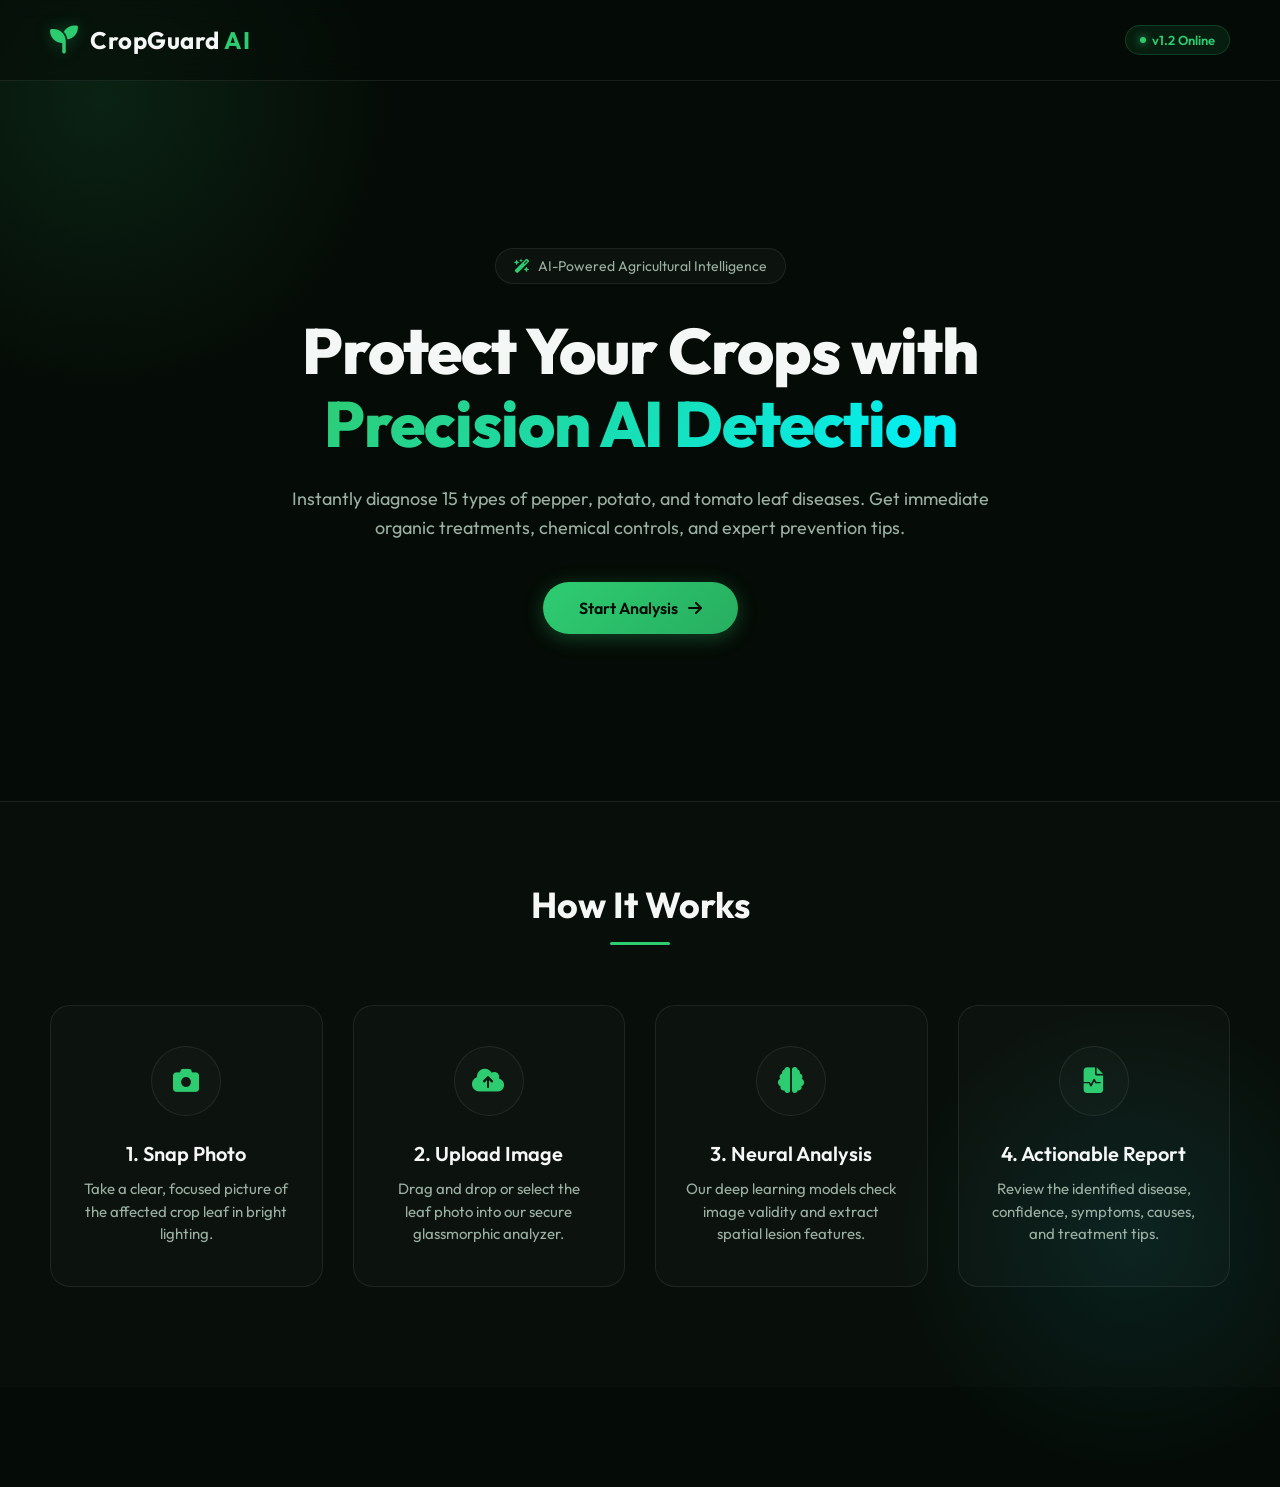
<file: frontend/index.html>
<!DOCTYPE html>
<html lang="en">
<head>
    <meta charset="UTF-8" />
    <meta name="viewport" content="width=device-width, initial-scale=1.0" />
    <title>CropGuard AI - Smart Disease Detection</title>
    <link rel="stylesheet" href="style.css">
    <link rel="stylesheet" href="https://cdnjs.cloudflare.com/ajax/libs/font-awesome/6.5.1/css/all.min.css">
    <link href="https://fonts.googleapis.com/css2?family=Outfit:wght@300;400;500;600;700;800&display=swap" rel="stylesheet">
</head>
<body>
    <div class="bg-glow"></div>
    <div class="bg-glow-secondary"></div>

    <!-- NAVBAR -->
    <header class="navbar">
        <div class="logo">
            <i class="fa-solid fa-seedling logo-icon"></i>
            <h2>CropGuard <span class="logo-accent">AI</span></h2>
        </div>
        <div class="nav-links">
            <span class="badge-version">v1.2 Online</span>
        </div>
    </header>

    <!-- HERO SECTION -->
    <section class="hero">
        <div class="hero-content">
            <div class="hero-tag">
                <i class="fa-solid fa-wand-magic-sparkles"></i> AI-Powered Agricultural Intelligence
            </div>
            <h1>
                Protect Your Crops with <br>
                <span class="gradient-text">Precision AI Detection</span>
            </h1>
            <p class="hero-subtitle">
                Instantly diagnose 15 types of pepper, potato, and tomato leaf diseases. Get immediate organic treatments, chemical controls, and expert prevention tips.
            </p>
            <div class="hero-cta">
                <a href="upload.html" class="btn btn-primary">
                    <span>Start Analysis</span>
                    <i class="fa-solid fa-arrow-right"></i>
                </a>
            </div>
        </div>
    </section>

    <!-- STEPS SECTION -->
    <section class="steps">
        <h2 class="section-title">How It Works</h2>
        <div class="cards">
            <div class="card" style="--card-index: 1;">
                <div class="icon-wrapper">
                    <i class="fa-solid fa-camera"></i>
                </div>
                <h3>1. Snap Photo</h3>
                <p>Take a clear, focused picture of the affected crop leaf in bright lighting.</p>
            </div>

            <div class="card" style="--card-index: 2;">
                <div class="icon-wrapper">
                    <i class="fa-solid fa-cloud-arrow-up"></i>
                </div>
                <h3>2. Upload Image</h3>
                <p>Drag and drop or select the leaf photo into our secure glassmorphic analyzer.</p>
            </div>

            <div class="card" style="--card-index: 3;">
                <div class="icon-wrapper">
                    <i class="fa-solid fa-brain"></i>
                </div>
                <h3>3. Neural Analysis</h3>
                <p>Our deep learning models check image validity and extract spatial lesion features.</p>
            </div>

            <div class="card" style="--card-index: 4;">
                <div class="icon-wrapper">
                    <i class="fa-solid fa-file-waveform"></i>
                </div>
                <h3>4. Actionable Report</h3>
                <p>Review the identified disease, confidence, symptoms, causes, and treatment tips.</p>
            </div>
        </div>
    </section>
</body>
</html>
</file>
<file: frontend/style.css>
:root {
    --bg-dark: #050b06;
    --bg-card: rgba(255, 255, 255, 0.02);
    --bg-card-hover: rgba(255, 255, 255, 0.06);
    --border-color: rgba(255, 255, 255, 0.08);
    --border-color-hover: rgba(46, 204, 113, 0.3);
    --primary: #2ecc71;
    --primary-hover: #27ae60;
    --primary-glow: rgba(46, 204, 113, 0.3);
    --text-main: #f5f7f6;
    --text-muted: #9bb0a3;
    --accent: #00f2fe;
}

* {
    margin: 0;
    padding: 0;
    box-sizing: border-box;
    font-family: 'Outfit', sans-serif;
}

body {
    background-color: var(--bg-dark);
    color: var(--text-main);
    min-height: 100vh;
    overflow-x: hidden;
    position: relative;
}

/* Background Glowing Accents */
.bg-glow {
    position: absolute;
    width: 600px;
    height: 600px;
    background: radial-gradient(circle, rgba(46, 204, 113, 0.12) 0%, rgba(5, 11, 6, 0) 70%);
    top: -200px;
    left: -200px;
    z-index: -1;
    pointer-events: none;
}

.bg-glow-secondary {
    position: absolute;
    width: 500px;
    height: 500px;
    background: radial-gradient(circle, rgba(0, 242, 254, 0.08) 0%, rgba(5, 11, 6, 0) 70%);
    bottom: -100px;
    right: -100px;
    z-index: -1;
    pointer-events: none;
}

/* Navbar */
.navbar {
    display: flex;
    justify-content: space-between;
    align-items: center;
    padding: 25px 50px;
    border-bottom: 1px solid var(--border-color);
    background: rgba(5, 11, 6, 0.5);
    backdrop-filter: blur(12px);
    position: sticky;
    top: 0;
    z-index: 100;
}

.logo {
    display: flex;
    align-items: center;
    gap: 12px;
}

.logo-icon {
    font-size: 28px;
    color: var(--primary);
    filter: drop-shadow(0 0 8px var(--primary-glow));
}

.logo h2 {
    font-size: 24px;
    font-weight: 700;
    letter-spacing: 0.5px;
}

.logo-accent {
    color: var(--primary);
}

.badge-version {
    background: rgba(46, 204, 113, 0.1);
    color: var(--primary);
    border: 1px solid rgba(46, 204, 113, 0.2);
    padding: 6px 14px;
    border-radius: 50px;
    font-size: 13px;
    font-weight: 600;
    display: flex;
    align-items: center;
    gap: 6px;
}

.badge-version::before {
    content: '';
    display: inline-block;
    width: 6px;
    height: 6px;
    background: var(--primary);
    border-radius: 50%;
    box-shadow: 0 0 8px var(--primary);
}

/* Hero Section */
.hero {
    min-height: 80vh;
    display: flex;
    align-items: center;
    justify-content: center;
    padding: 60px 20px;
    text-align: center;
}

.hero-content {
    max-width: 850px;
    animation: fadeInUp 1s ease-out;
}

.hero-tag {
    display: inline-flex;
    align-items: center;
    gap: 8px;
    background: rgba(255, 255, 255, 0.03);
    border: 1px solid var(--border-color);
    padding: 8px 18px;
    border-radius: 50px;
    font-size: 14px;
    color: var(--text-muted);
    margin-bottom: 30px;
}

.hero-tag i {
    color: var(--primary);
}

.hero h1 {
    font-size: 64px;
    font-weight: 800;
    line-height: 1.15;
    margin-bottom: 24px;
    letter-spacing: -1px;
}

.gradient-text {
    background: linear-gradient(135deg, var(--primary) 0%, var(--accent) 100%);
    -webkit-background-clip: text;
    -webkit-text-fill-color: transparent;
}

.hero-subtitle {
    font-size: 18px;
    color: var(--text-muted);
    line-height: 1.6;
    margin-bottom: 40px;
    max-width: 700px;
    margin-left: auto;
    margin-right: auto;
}

.btn {
    display: inline-flex;
    align-items: center;
    gap: 10px;
    padding: 16px 36px;
    border-radius: 50px;
    font-size: 16px;
    font-weight: 600;
    text-decoration: none;
    cursor: pointer;
    transition: all 0.3s cubic-bezier(0.4, 0, 0.2, 1);
}

.btn-primary {
    background: linear-gradient(135deg, var(--primary) 0%, var(--primary-hover) 100%);
    color: #050b06;
    box-shadow: 0 4px 20px var(--primary-glow);
    border: none;
}

.btn-primary:hover {
    transform: translateY(-3px);
    box-shadow: 0 8px 30px rgba(46, 204, 113, 0.5);
}

.btn-primary i {
    transition: transform 0.3s ease;
}

.btn-primary:hover i {
    transform: translateX(4px);
}

/* Steps Section */
.steps {
    padding: 80px 50px 100px 50px;
    background: rgba(255, 255, 255, 0.01);
    border-top: 1px solid var(--border-color);
}

.section-title {
    text-align: center;
    font-size: 36px;
    font-weight: 700;
    margin-bottom: 60px;
    position: relative;
}

.section-title::after {
    content: '';
    display: block;
    width: 60px;
    height: 3px;
    background: var(--primary);
    margin: 15px auto 0 auto;
    border-radius: 50px;
}

.cards {
    display: grid;
    grid-template-columns: repeat(auto-fit, minmax(240px, 1fr));
    gap: 30px;
    max-width: 1200px;
    margin: 0 auto;
}

.card {
    background: var(--bg-card);
    border: 1px solid var(--border-color);
    padding: 40px 30px;
    border-radius: 20px;
    text-align: center;
    transition: all 0.4s cubic-bezier(0.4, 0, 0.2, 1);
    animation: fadeInUp 0.8s ease-out both;
    animation-delay: calc(var(--card-index) * 0.15s);
}

.card:hover {
    transform: translateY(-10px);
    background: var(--bg-card-hover);
    border-color: var(--border-color-hover);
    box-shadow: 0 10px 30px rgba(46, 204, 113, 0.05);
}

.icon-wrapper {
    width: 70px;
    height: 70px;
    background: rgba(255, 255, 255, 0.02);
    border: 1px solid var(--border-color);
    border-radius: 50%;
    display: flex;
    justify-content: center;
    align-items: center;
    margin: 0 auto 25px auto;
    color: var(--primary);
    font-size: 26px;
    transition: all 0.3s ease;
}

.card:hover .icon-wrapper {
    background: var(--primary);
    color: #050b06;
    transform: scale(1.1);
    box-shadow: 0 0 15px var(--primary-glow);
}

.card h3 {
    font-size: 20px;
    font-weight: 600;
    margin-bottom: 12px;
}

.card p {
    color: var(--text-muted);
    font-size: 15px;
    line-height: 1.5;
}

/* Animations */
@keyframes fadeInUp {
    from {
        opacity: 0;
        transform: translateY(30px);
    }
    to {
        opacity: 1;
        transform: translateY(0);
    }
}

/* Responsive */
@media (max-width: 768px) {
    .navbar {
        padding: 20px;
    }
    
    .hero h1 {
        font-size: 40px;
    }
    
    .hero-subtitle {
        font-size: 15px;
    }
    
    .steps {
        padding: 60px 20px;
    }
}
</file>
